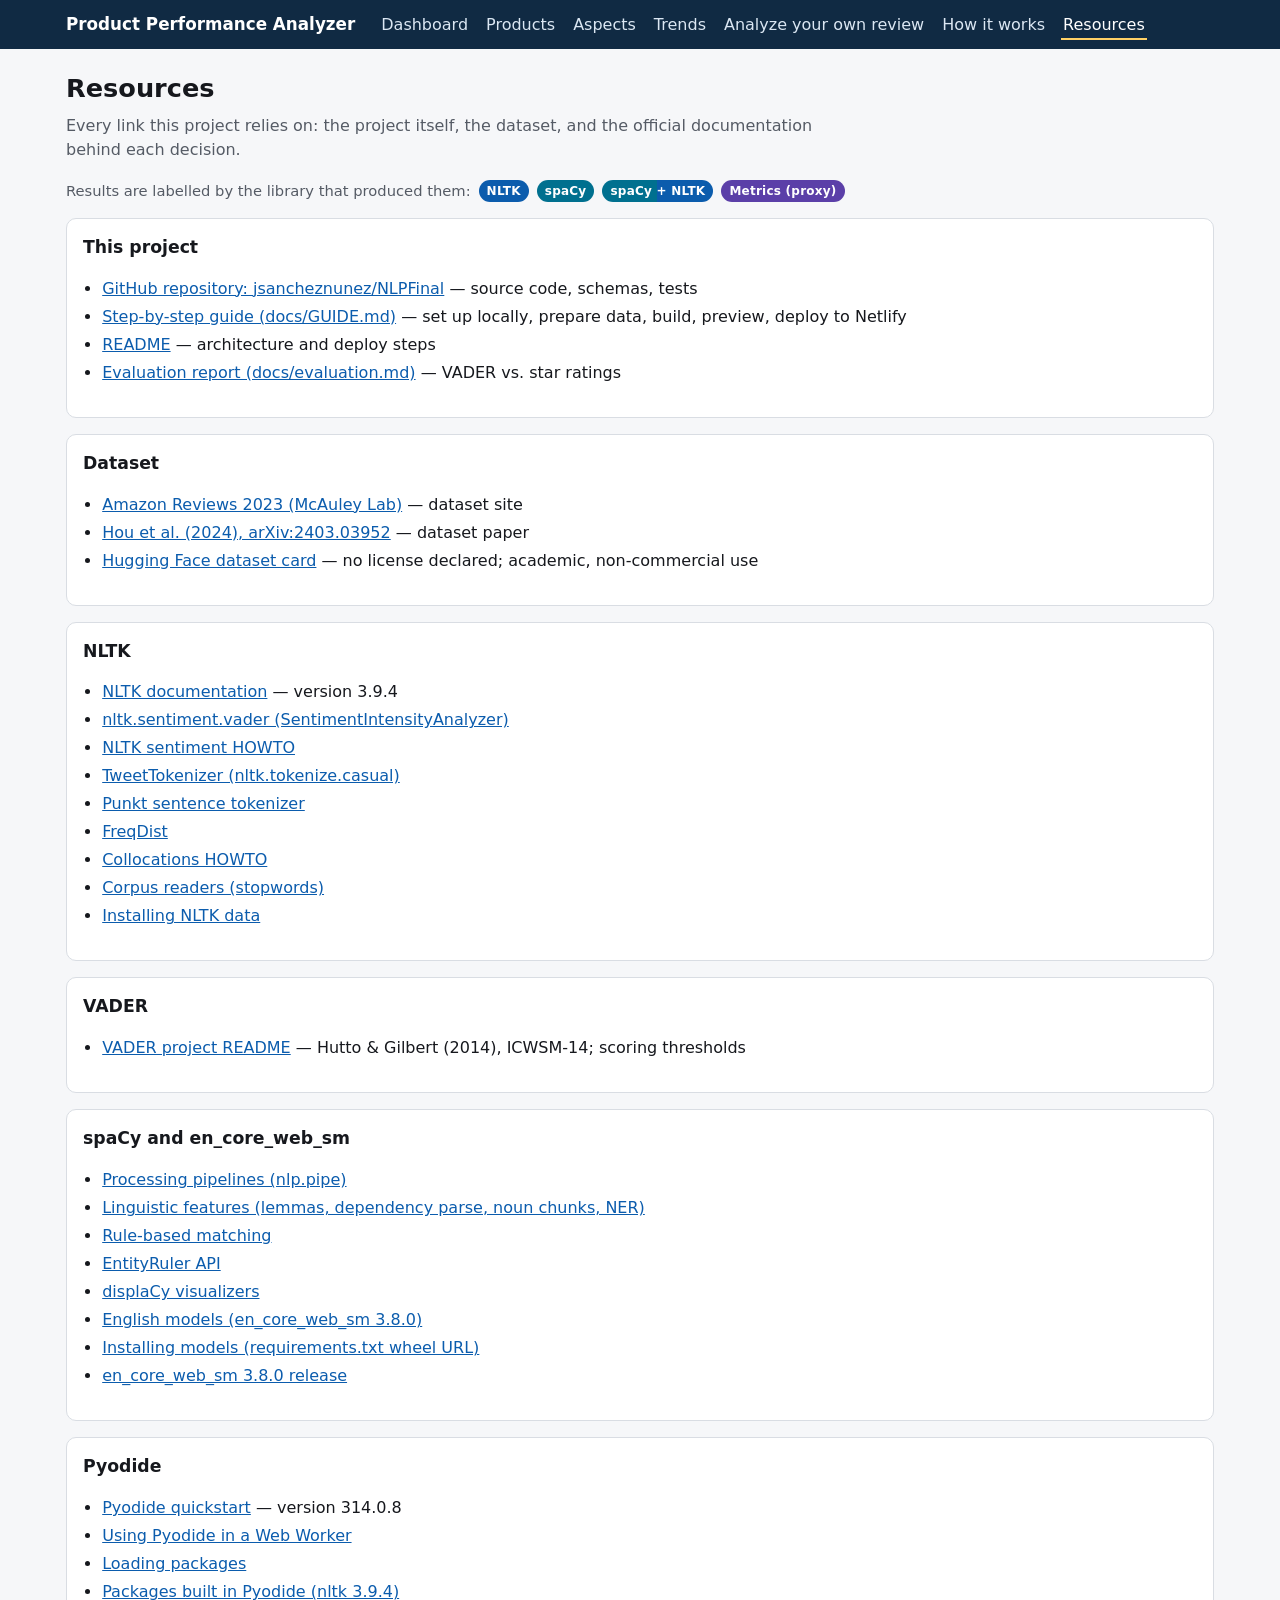
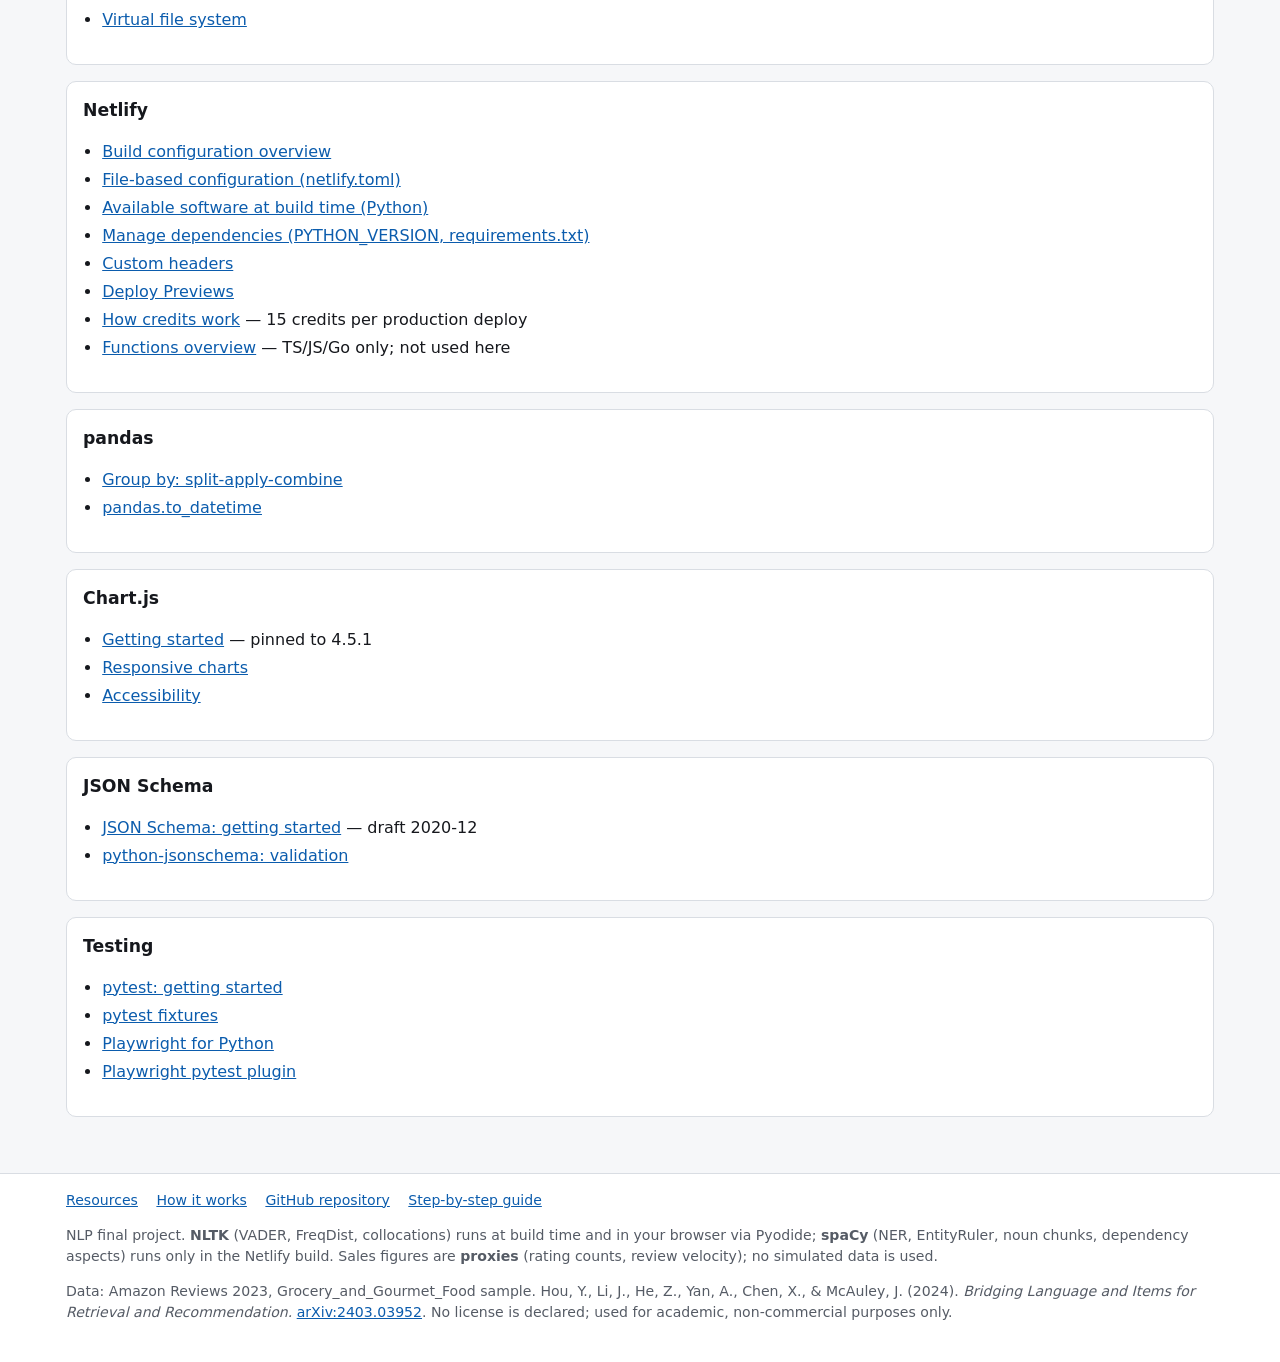
<file: site/resources.html>
<!doctype html>
<html lang="en">
<head>
  <meta charset="utf-8">
  <meta name="viewport" content="width=device-width, initial-scale=1">
  <title>Resources | Product Performance Analyzer</title>
  <meta name="description" content="Ecommerce Product Performance Analyzer: NLTK + spaCy analysis of Amazon Reviews 2023 (Grocery_and_Gourmet_Food), built on Netlify.">
  <link rel="stylesheet" href="assets/style.css">
  
  <script src="assets/common.js" defer></script>

</head>
<body>
  <a class="skip" href="#main">Skip to content</a>
  <header class="site-header">
    <div class="wrap">
      <a class="brand" href="index.html">Product Performance Analyzer</a>
      <nav class="site-nav" aria-label="Main">
        <ul>
        <li><a href="index.html">Dashboard</a></li>
        <li><a href="products.html">Products</a></li>
        <li><a href="aspects.html">Aspects</a></li>
        <li><a href="trends.html">Trends</a></li>
        <li><a href="playground.html">Analyze your own review</a></li>
        <li><a href="how-it-works.html">How it works</a></li>
        <li><a href="resources.html">Resources</a></li>
        </ul>
      </nav>
    </div>
  </header>
  <main id="main" class="wrap">
    <h1>Resources</h1>
    <p class="lede">Every link this project relies on: the project itself, the dataset, and the official documentation behind each decision.</p>
    <p class="legend-badges" aria-label="Library labels used on this page">Results are labelled by the library that produced them:
  <span class="badge badge-nltk" data-badge="nltk">NLTK</span>
  <span class="badge badge-spacy" data-badge="spacy">spaCy</span>
  <span class="badge badge-spacy-nltk" data-badge="spacy+nltk">spaCy + NLTK</span>
  <span class="badge badge-metrics" data-badge="metrics">Metrics (proxy)</span></p>
    <section class="panel" id="project-links">
      <h2><span>This project</span></h2>
      <ul class="links">
        <li><a href="https://github.com/jsancheznunez/NLPFinal">GitHub repository: jsancheznunez/NLPFinal</a> &mdash; source code, schemas, tests</li>
        <li><a href="https://github.com/jsancheznunez/NLPFinal/blob/main/docs/GUIDE.md">Step-by-step guide (docs/GUIDE.md)</a> &mdash; set up locally, prepare data, build, preview, deploy to Netlify</li>
        <li><a href="https://github.com/jsancheznunez/NLPFinal/blob/main/README.md">README</a> &mdash; architecture and deploy steps</li>
        <li><a href="https://github.com/jsancheznunez/NLPFinal/blob/main/docs/evaluation.md">Evaluation report (docs/evaluation.md)</a> &mdash; VADER vs. star ratings</li>
      </ul>
    </section>
    <section class="panel" id="dataset-links">
      <h2><span>Dataset</span></h2>
      <ul class="links">
        <li><a href="https://amazon-reviews-2023.github.io/">Amazon Reviews 2023 (McAuley Lab)</a> &mdash; dataset site</li>
        <li><a href="https://arxiv.org/abs/2403.03952">Hou et al. (2024), arXiv:2403.03952</a> &mdash; dataset paper</li>
        <li><a href="https://huggingface.co/datasets/McAuley-Lab/Amazon-Reviews-2023">Hugging Face dataset card</a> &mdash; no license declared; academic, non-commercial use</li>
      </ul>
    </section>
    <section class="panel">
      <h2><span>NLTK</span></h2>
      <ul class="links">
        <li><a href="https://www.nltk.org/">NLTK documentation</a> &mdash; version 3.9.4</li>
        <li><a href="https://www.nltk.org/api/nltk.sentiment.vader.html">nltk.sentiment.vader (SentimentIntensityAnalyzer)</a></li>
        <li><a href="https://www.nltk.org/howto/sentiment.html">NLTK sentiment HOWTO</a></li>
        <li><a href="https://www.nltk.org/api/nltk.tokenize.casual.html">TweetTokenizer (nltk.tokenize.casual)</a></li>
        <li><a href="https://www.nltk.org/api/nltk.tokenize.punkt.html">Punkt sentence tokenizer</a></li>
        <li><a href="https://www.nltk.org/api/nltk.probability.FreqDist.html">FreqDist</a></li>
        <li><a href="https://www.nltk.org/howto/collocations.html">Collocations HOWTO</a></li>
        <li><a href="https://www.nltk.org/howto/corpus.html">Corpus readers (stopwords)</a></li>
        <li><a href="https://www.nltk.org/data.html">Installing NLTK data</a></li>
      </ul>
    </section>
    <section class="panel">
      <h2><span>VADER</span></h2>
      <ul class="links">
        <li><a href="https://github.com/cjhutto/vaderSentiment">VADER project README</a> &mdash; Hutto &amp; Gilbert (2014), ICWSM-14; scoring thresholds</li>
      </ul>
    </section>
    <section class="panel">
      <h2><span>spaCy and en_core_web_sm</span></h2>
      <ul class="links">
        <li><a href="https://spacy.io/usage/processing-pipelines">Processing pipelines (nlp.pipe)</a></li>
        <li><a href="https://spacy.io/usage/linguistic-features">Linguistic features (lemmas, dependency parse, noun chunks, NER)</a></li>
        <li><a href="https://spacy.io/usage/rule-based-matching">Rule-based matching</a></li>
        <li><a href="https://spacy.io/api/entityruler">EntityRuler API</a></li>
        <li><a href="https://spacy.io/usage/visualizers">displaCy visualizers</a></li>
        <li><a href="https://spacy.io/models/en">English models (en_core_web_sm 3.8.0)</a></li>
        <li><a href="https://spacy.io/usage/models">Installing models (requirements.txt wheel URL)</a></li>
        <li><a href="https://github.com/explosion/spacy-models/releases/tag/en_core_web_sm-3.8.0">en_core_web_sm 3.8.0 release</a></li>
      </ul>
    </section>
    <section class="panel">
      <h2><span>Pyodide</span></h2>
      <ul class="links">
        <li><a href="https://pyodide.org/en/stable/usage/quickstart.html">Pyodide quickstart</a> &mdash; version 314.0.8</li>
        <li><a href="https://pyodide.org/en/stable/usage/webworker.html">Using Pyodide in a Web Worker</a></li>
        <li><a href="https://pyodide.org/en/stable/usage/loading-packages.html">Loading packages</a></li>
        <li><a href="https://pyodide.org/en/stable/usage/packages-in-pyodide.html">Packages built in Pyodide (nltk 3.9.4)</a></li>
        <li><a href="https://pyodide.org/en/stable/usage/file-system.html">Virtual file system</a></li>
      </ul>
    </section>
    <section class="panel">
      <h2><span>Netlify</span></h2>
      <ul class="links">
        <li><a href="https://docs.netlify.com/build/configure-builds/overview/">Build configuration overview</a></li>
        <li><a href="https://docs.netlify.com/build/configure-builds/file-based-configuration/">File-based configuration (netlify.toml)</a></li>
        <li><a href="https://docs.netlify.com/build/configure-builds/available-software-at-build-time/">Available software at build time (Python)</a></li>
        <li><a href="https://docs.netlify.com/build/configure-builds/manage-dependencies/">Manage dependencies (PYTHON_VERSION, requirements.txt)</a></li>
        <li><a href="https://docs.netlify.com/manage/routing/headers/">Custom headers</a></li>
        <li><a href="https://docs.netlify.com/deploy/deploy-types/deploy-previews/">Deploy Previews</a></li>
        <li><a href="https://docs.netlify.com/manage/accounts-and-billing/billing/billing-for-credit-based-plans/how-credits-work/">How credits work</a> &mdash; 15 credits per production deploy</li>
        <li><a href="https://docs.netlify.com/build/functions/overview/">Functions overview</a> &mdash; TS/JS/Go only; not used here</li>
      </ul>
    </section>
    <section class="panel">
      <h2><span>pandas</span></h2>
      <ul class="links">
        <li><a href="https://pandas.pydata.org/docs/user_guide/groupby.html">Group by: split-apply-combine</a></li>
        <li><a href="https://pandas.pydata.org/docs/reference/api/pandas.to_datetime.html">pandas.to_datetime</a></li>
      </ul>
    </section>
    <section class="panel">
      <h2><span>Chart.js</span></h2>
      <ul class="links">
        <li><a href="https://www.chartjs.org/docs/latest/getting-started/">Getting started</a> &mdash; pinned to 4.5.1</li>
        <li><a href="https://www.chartjs.org/docs/latest/configuration/responsive.html">Responsive charts</a></li>
        <li><a href="https://www.chartjs.org/docs/latest/general/accessibility.html">Accessibility</a></li>
      </ul>
    </section>
    <section class="panel">
      <h2><span>JSON Schema</span></h2>
      <ul class="links">
        <li><a href="https://json-schema.org/learn/getting-started-step-by-step">JSON Schema: getting started</a> &mdash; draft 2020-12</li>
        <li><a href="https://python-jsonschema.readthedocs.io/en/stable/validate/">python-jsonschema: validation</a></li>
      </ul>
    </section>
    <section class="panel">
      <h2><span>Testing</span></h2>
      <ul class="links">
        <li><a href="https://docs.pytest.org/en/stable/getting-started.html">pytest: getting started</a></li>
        <li><a href="https://docs.pytest.org/en/stable/how-to/fixtures.html">pytest fixtures</a></li>
        <li><a href="https://playwright.dev/python/docs/intro">Playwright for Python</a></li>
        <li><a href="https://playwright.dev/python/docs/test-runners">Playwright pytest plugin</a></li>
      </ul>
    </section>
  </main>
  <footer class="site-footer">
    <div class="wrap">
      <nav aria-label="Footer">
        <a href="resources.html" id="footer-resources">Resources</a>
        <a href="how-it-works.html">How it works</a>
        <a href="https://github.com/jsancheznunez/NLPFinal">GitHub repository</a>
        <a href="https://github.com/jsancheznunez/NLPFinal/blob/main/docs/GUIDE.md">Step-by-step guide</a>
      </nav>
      <p>NLP final project. <strong>NLTK</strong> (VADER, FreqDist, collocations) runs at build time and in your browser via Pyodide;
        <strong>spaCy</strong> (NER, EntityRuler, noun chunks, dependency aspects) runs only in the Netlify build.
        Sales figures are <strong>proxies</strong> (rating counts, review velocity); no simulated data is used.</p>
      <p>Data: Amazon Reviews 2023, Grocery_and_Gourmet_Food sample. Hou, Y., Li, J., He, Z., Yan, A., Chen, X., &amp; McAuley, J. (2024).
        <em>Bridging Language and Items for Retrieval and Recommendation.</em> <a href="https://arxiv.org/abs/2403.03952">arXiv:2403.03952</a>.
        No license is declared; used for academic, non-commercial purposes only.</p>
    </div>
  </footer>
</body>
</html>
</file>
<file: site/assets/style.css>
/* Ecommerce Product Performance Analyzer: one stylesheet for every page.
   Contrast: text >= 4.5:1, chips/badges/focus >= 3:1 (WCAG 2.2 1.4.3 / 1.4.11). */
:root {
  --bg: #f6f7f9;
  --card: #ffffff;
  --ink: #16181d;
  --muted: #555b65;
  --line: #d9dde3;
  --accent: #0b5cad;
  --nltk: #0b5cad;
  --spacy: #00708f;
  --metrics: #5b3fa8;
  --pos: #1b7f3b;
  --neu: #6b6f76;
  --neg: #b3261e;
  --focus: #e8a400;
  --radius: 10px;
}
* { box-sizing: border-box; }
html { -webkit-text-size-adjust: 100%; }
body {
  margin: 0; background: var(--bg); color: var(--ink);
  font: 16px/1.5 system-ui, -apple-system, "Segoe UI", Roboto, Arial, sans-serif;
}
a { color: var(--accent); }
a:focus-visible, button:focus-visible, input:focus-visible, textarea:focus-visible, select:focus-visible, summary:focus-visible {
  outline: 3px solid var(--focus); outline-offset: 2px;
}
.skip { position: absolute; left: -9999px; }
.skip:focus { left: 16px; top: 8px; background: #fff; padding: 6px 10px; z-index: 10; }

.site-header { background: #102a43; color: #fff; }
.site-header .wrap { display: flex; flex-wrap: wrap; align-items: center; gap: 8px 24px; padding-top: 12px; padding-bottom: 12px; }
.brand { color: #fff; font-weight: 700; text-decoration: none; font-size: 1.05rem; }
.site-nav ul { list-style: none; display: flex; flex-wrap: wrap; gap: 4px 14px; margin: 0; padding: 0; }
.site-nav a { color: #dbe7f3; text-decoration: none; padding: 4px 2px; border-bottom: 2px solid transparent; }
.site-nav a:hover { color: #fff; }
.site-nav a[aria-current="page"] { color: #fff; border-bottom-color: #ffd166; }

.wrap { max-width: 1180px; margin: 0 auto; padding-left: 16px; padding-right: 16px; }
main.wrap { padding-top: 20px; padding-bottom: 40px; }
h1 { font-size: 1.6rem; margin: 0 0 6px; }
.lede { color: var(--muted); margin: 0 0 18px; max-width: 75ch; }

.grid { display: grid; gap: 16px; grid-template-columns: repeat(auto-fit, minmax(min(100%, 340px), 1fr)); }
.grid.two { grid-template-columns: repeat(auto-fit, minmax(min(100%, 480px), 1fr)); }
.panel {
  background: var(--card); border: 1px solid var(--line); border-radius: var(--radius);
  padding: 16px; min-width: 0; margin-bottom: 16px;
}
.grid > .panel { margin-bottom: 0; }
.panel h2 { font-size: 1.08rem; margin: 0 0 10px; display: flex; flex-wrap: wrap; align-items: center; gap: 8px; }
.panel h3 { font-size: 0.98rem; margin: 12px 0 6px; }
.panel[data-source="nltk"] { border-top: 4px solid var(--nltk); }
.panel[data-source="spacy"] { border-top: 4px solid var(--spacy); }
.panel[data-source="spacy+nltk"] { border-top: 4px solid var(--spacy); border-image: linear-gradient(90deg, var(--spacy) 50%, var(--nltk) 50%) 1; border-image-width: 4px 0 0 0; }
.panel[data-source="metrics"] { border-top: 4px solid var(--metrics); }

.badge { display: inline-block; font-size: 0.75rem; font-weight: 700; letter-spacing: .02em; color: #fff; padding: 2px 8px; border-radius: 999px; white-space: nowrap; }
.badge-nltk { background: var(--nltk); }
.badge-spacy { background: var(--spacy); }
.badge-spacy-nltk { background: linear-gradient(90deg, var(--spacy) 50%, var(--nltk) 50%); }
.badge-metrics { background: var(--metrics); }
.legend-badges { display: flex; flex-wrap: wrap; gap: 8px; align-items: center; margin: 0 0 16px; color: var(--muted); font-size: .92rem; }

.kpis { display: grid; gap: 12px; grid-template-columns: repeat(auto-fit, minmax(min(100%, 160px), 1fr)); }
.kpi { background: #f2f5f9; border-radius: 8px; padding: 10px 12px; }
.kpi .v { font-size: 1.4rem; font-weight: 700; }
.kpi .k { color: var(--muted); font-size: .85rem; }

.chart { margin: 0; }
.chart-box { position: relative; width: 100%; }
.chart-table summary { cursor: pointer; color: var(--accent); margin-top: 6px; font-size: .9rem; }
.chart-table { overflow-x: auto; }

table.data { border-collapse: collapse; width: 100%; font-size: .9rem; }
table.data caption { text-align: left; color: var(--muted); padding-bottom: 4px; }
table.data th, table.data td { border-bottom: 1px solid var(--line); padding: 6px 8px; text-align: left; vertical-align: top; }
table.data th { background: #f2f5f9; font-weight: 600; }
.table-scroll { overflow-x: auto; }
button.sort { background: none; border: 0; font: inherit; font-weight: 600; cursor: pointer; padding: 0; color: var(--ink); }

.chip { display: inline-block; border-radius: 6px; padding: 1px 6px; font-size: .82rem; font-weight: 600; border: 1px solid; }
.chip-positive { color: var(--pos); border-color: var(--pos); background: #eaf6ee; }
.chip-neutral { color: #4a4e55; border-color: var(--neu); background: #f1f2f4; }
.chip-negative { color: var(--neg); border-color: var(--neg); background: #fbecea; }
.flag { display: inline-block; font-size: .78rem; border: 1px solid #8a6d00; color: #5c4900; background: #fff6d6; border-radius: 6px; padding: 1px 6px; margin: 0 4px 4px 0; }
.flag-fix_top_complaint { border-color: var(--neg); color: #8c1d16; background: #fbecea; }
.flag-under_marketed_gem { border-color: var(--pos); color: #145f2c; background: #eaf6ee; }

ol.terms { margin: 0; padding-left: 1.4em; columns: 2; column-gap: 24px; }
ol.terms li { break-inside: avoid; }
.term { font-weight: 600; }
.count { color: var(--muted); font-size: .85rem; }
.muted { color: var(--muted); }
.error { color: var(--neg); font-weight: 600; }
.note { background: #eef4fb; border-left: 4px solid var(--accent); padding: 10px 12px; border-radius: 6px; margin: 0 0 16px; }
.note.warn { background: #fff6d6; border-left-color: #8a6d00; }
blockquote.review { margin: 6px 0; padding: 8px 12px; border-left: 3px solid var(--line); background: #fafbfc; }

.controls { display: flex; flex-wrap: wrap; gap: 10px; align-items: center; margin-bottom: 12px; }
input[type="search"], select, textarea { font: inherit; padding: 8px 10px; border: 1px solid #8a919c; border-radius: 8px; background: #fff; color: var(--ink); max-width: 100%; }
textarea { width: 100%; min-height: 140px; resize: vertical; }
button.primary { font: inherit; font-weight: 600; background: var(--accent); color: #fff; border: 0; border-radius: 8px; padding: 9px 16px; cursor: pointer; }
button.primary[disabled] { background: #6b88a8; cursor: progress; }
button.secondary { font: inherit; background: #fff; color: var(--accent); border: 1px solid var(--accent); border-radius: 8px; padding: 6px 10px; cursor: pointer; }
.status { color: var(--muted); font-size: .92rem; }
.tokens { display: flex; flex-wrap: wrap; gap: 4px; }
.tokens code { background: #eef1f5; border-radius: 4px; padding: 1px 5px; font-size: .85rem; }

.displacy-figure { overflow-x: auto; background: #fff; border: 1px solid var(--line); border-radius: 8px; padding: 6px; margin: 0 0 12px; }
.displacy-figure img { max-width: none; height: auto; }
.displacy-figure figcaption { font-size: .9rem; color: var(--muted); }
iframe.displacy { width: 100%; height: 420px; border: 1px solid var(--line); border-radius: 8px; background: #fff; }

ul.links { padding-left: 1.2em; }
ul.links li { margin: 4px 0; }

.site-footer { border-top: 1px solid var(--line); background: #fff; color: var(--muted); font-size: .88rem; }
.site-footer .wrap { padding-top: 16px; padding-bottom: 24px; }
.site-footer nav a { margin-right: 14px; }

@media (max-width: 560px) {
  h1 { font-size: 1.35rem; }
  ol.terms { columns: 1; }
  .site-nav ul { gap: 2px 10px; }
}
</file>
